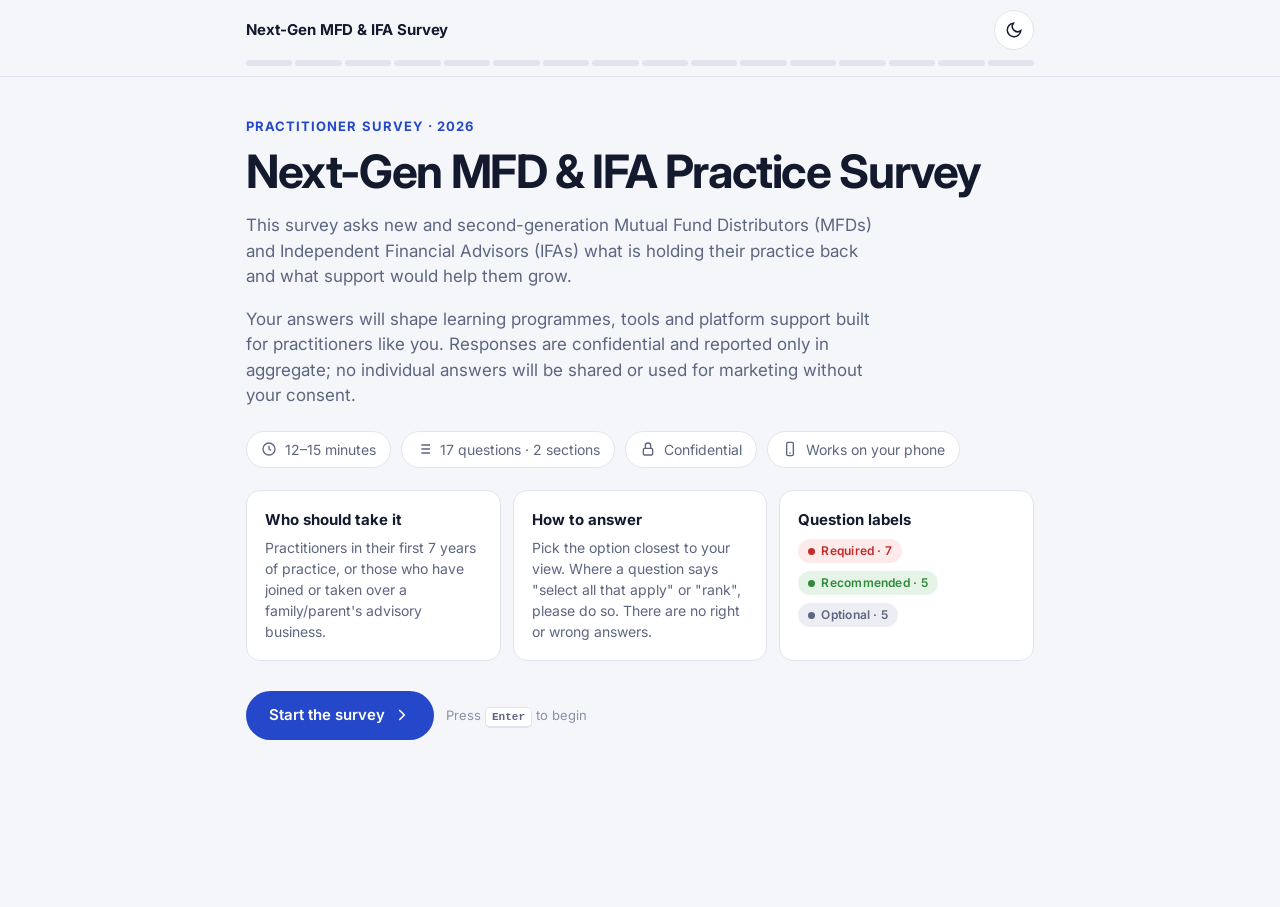
<file: index.html>
<!doctype html>
<html lang="en">
<head>
  <meta charset="utf-8">
  <meta name="viewport" content="width=device-width, initial-scale=1, viewport-fit=cover">
  <title>Next-Gen MFD & IFA Survey</title>
  <meta name="description" content="A 12–15 minute survey for new and second-generation Mutual Fund Distributors and Independent Financial Advisors.">
  <link rel="icon" href="data:image/svg+xml,<svg xmlns='http://www.w3.org/2000/svg' viewBox='0 0 32 32'><rect width='32' height='32' rx='8' fill='%232448c9'/><path d='M9 21l5-6 4 3 5-7' stroke='white' stroke-width='3' fill='none' stroke-linecap='round' stroke-linejoin='round'/></svg>">
  <link rel="preconnect" href="https://fonts.googleapis.com">
  <link rel="stylesheet" href="https://fonts.googleapis.com/css2?family=Inter:wght@400;500;600;700&display=swap">
  <link rel="stylesheet" href="css/styles.css">
</head>
<body>
  <header class="topbar">
    <div class="topbar-inner">
      <div class="brand">Next-Gen MFD & IFA Survey<small id="section-label"></small></div>
      <span class="save-state" id="save-state" aria-live="polite"></span>
      <button class="icon-btn" id="theme" aria-label="Toggle dark mode"></button>
    </div>
    <nav class="progress" id="progress" aria-label="Questions"></nav>
  </header>

  <main class="stage" id="stage"></main>

  <footer class="navbar" id="navbar" hidden>
    <div class="navbar-inner">
      <button class="btn ghost small" id="back">⟵ Back</button>
      <span class="spacer"></span>
      <span class="hint" id="kbd-hint"></span>
      <button class="btn" id="next">Next</button>
    </div>
  </footer>

  <canvas id="confetti" aria-hidden="true"></canvas>

  <script src="js/config.js"></script>
  <script src="js/questions.js"></script>
  <script src="js/common.js"></script>
  <script src="js/store.js"></script>
  <script src="js/survey.js"></script>
</body>
</html>
</file>
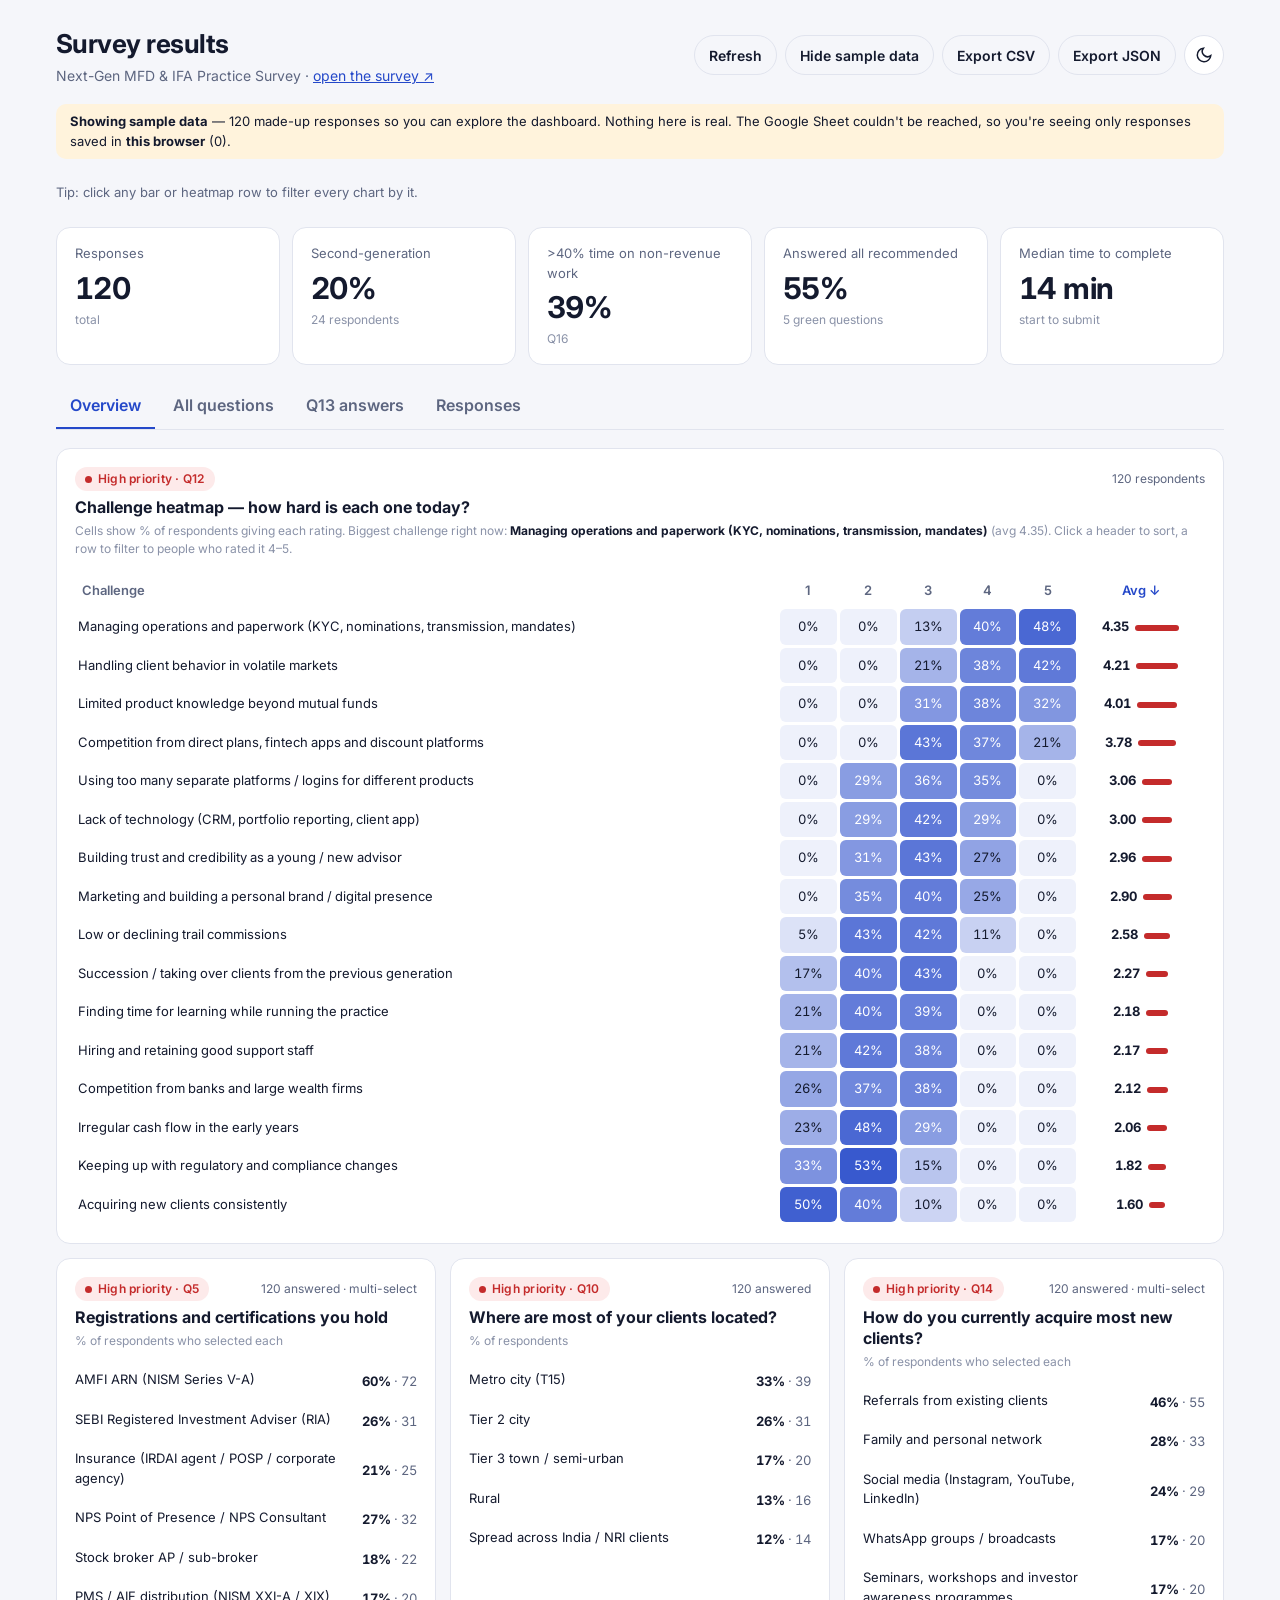
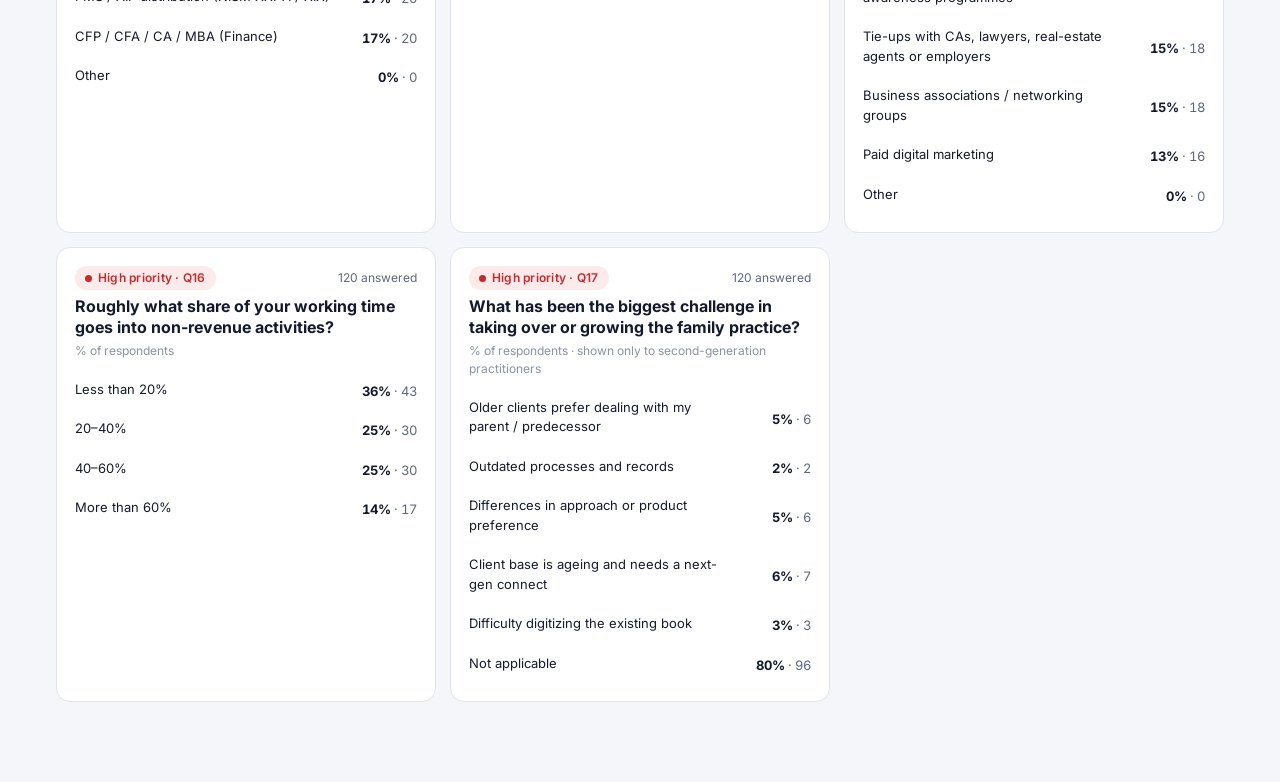
<file: admin.html>
<!doctype html>
<html lang="en">
<head>
  <meta charset="utf-8">
  <meta name="viewport" content="width=device-width, initial-scale=1">
  <title>Survey Results Dashboard</title>
  <meta name="robots" content="noindex">
  <link rel="icon" href="data:image/svg+xml,<svg xmlns='http://www.w3.org/2000/svg' viewBox='0 0 32 32'><rect width='32' height='32' rx='8' fill='%232448c9'/><path d='M8 24V14M14 24V8M20 24v-7M26 24V11' stroke='white' stroke-width='3' stroke-linecap='round'/></svg>">
  <link rel="preconnect" href="https://fonts.googleapis.com">
  <link rel="stylesheet" href="https://fonts.googleapis.com/css2?family=Inter:wght@400;500;600;700&display=swap">
  <link rel="stylesheet" href="css/styles.css">
</head>
<body>
  <div class="dash">
    <div class="dash-head">
      <div>
        <h1>Survey results</h1>
        <p>Next-Gen MFD & IFA Practice Survey · <a href="./" style="color:var(--accent)">open the survey ↗</a></p>
      </div>
      <div class="dash-actions">
        <button class="btn ghost small" id="refresh">Refresh</button>
        <button class="btn ghost small" id="demo">Show sample data</button>
        <button class="btn ghost small" id="csv">Export CSV</button>
        <button class="btn ghost small" id="json">Export JSON</button>
        <button class="icon-btn" id="theme" aria-label="Toggle dark mode"></button>
      </div>
    </div>

    <div class="source" id="source"></div>
    <div class="filters" id="filters"></div>
    <div class="kpis" id="kpis"></div>

    <div class="tabs" role="tablist">
      <button class="tab" role="tab" data-tab="overview" aria-selected="true">Overview</button>
      <button class="tab" role="tab" data-tab="questions" aria-selected="false">All questions</button>
      <button class="tab" role="tab" data-tab="open" aria-selected="false">Q13 answers</button>
      <button class="tab" role="tab" data-tab="responses" aria-selected="false">Responses</button>
    </div>

    <div id="view"></div>
  </div>

  <dialog class="modal" id="modal">
    <div class="modal-head"><h2 id="modal-title">Response</h2><button class="icon-btn" id="modal-close" aria-label="Close">✕</button></div>
    <div class="modal-body" id="modal-body"></div>
  </dialog>

  <script src="js/config.js"></script>
  <script src="js/questions.js"></script>
  <script src="js/common.js"></script>
  <script src="js/store.js"></script>
  <script src="js/admin.js"></script>
</body>
</html>
</file>
<file: css/styles.css>
/* styles.css — shared by the survey and the dashboard. */

:root {
  --bg: #f5f6fa;
  --surface: #ffffff;
  --surface-2: #f0f2f8;
  --border: #e1e4ee;
  --text: #141a2e;
  --muted: #5d6680;
  --faint: #8a92a8;

  --accent: #2448c9;
  --accent-2: #4a6cf0;
  --accent-soft: #e6ebff;
  --on-accent: #ffffff;

  --p1: #c42b2b;  --p1-soft: #fdeaea;
  --p2: #2f8a3c;  --p2-soft: #e5f4e7;
  --p3: #5d6680;  --p3-soft: #eceef4;

  --warn: #b26a00; --warn-soft: #fff3dc;

  --heat-0: #eef1fb;
  --heat-1: #2448c9;

  --radius: 14px;
  --radius-sm: 10px;
  --shadow: 0 1px 2px rgba(20, 26, 46, .06), 0 8px 24px rgba(20, 26, 46, .06);
  --shadow-lg: 0 20px 50px rgba(20, 26, 46, .14);
  --ease: cubic-bezier(.2, .8, .2, 1);
  color-scheme: light;
}

@media (prefers-color-scheme: dark) {
  :root:not([data-theme="light"]) {
    --bg: #0d1120; --surface: #151a2e; --surface-2: #1c2240; --border: #2a3152;
    --text: #e9ecf7; --muted: #a3abc6; --faint: #737c9b;
    --accent: #7d97ff; --accent-2: #9fb2ff; --accent-soft: #232d5c; --on-accent: #0d1120;
    --p1: #ff7b7b; --p1-soft: #3a1c22; --p2: #6fd17e; --p2-soft: #17331d; --p3: #a3abc6; --p3-soft: #242a45;
    --warn: #ffbf5c; --warn-soft: #3a2c12;
    --heat-0: #1c2240; --heat-1: #7d97ff;
    --shadow: 0 1px 2px rgba(0,0,0,.3), 0 8px 24px rgba(0,0,0,.25);
    --shadow-lg: 0 20px 50px rgba(0,0,0,.45);
    color-scheme: dark;
  }
}
:root[data-theme="dark"] {
  --bg: #0d1120; --surface: #151a2e; --surface-2: #1c2240; --border: #2a3152;
  --text: #e9ecf7; --muted: #a3abc6; --faint: #737c9b;
  --accent: #7d97ff; --accent-2: #9fb2ff; --accent-soft: #232d5c; --on-accent: #0d1120;
  --p1: #ff7b7b; --p1-soft: #3a1c22; --p2: #6fd17e; --p2-soft: #17331d; --p3: #a3abc6; --p3-soft: #242a45;
  --warn: #ffbf5c; --warn-soft: #3a2c12;
  --heat-0: #1c2240; --heat-1: #7d97ff;
  --shadow: 0 1px 2px rgba(0,0,0,.3), 0 8px 24px rgba(0,0,0,.25);
  --shadow-lg: 0 20px 50px rgba(0,0,0,.45);
  color-scheme: dark;
}

* { box-sizing: border-box; }
/* clip, not hidden: the slide-in animation must not widen the mobile layout viewport */
html { -webkit-text-size-adjust: 100%; overflow-x: hidden; overflow-x: clip; }
main.stage { overflow-x: clip; }
body {
  margin: 0;
  background: var(--bg);
  color: var(--text);
  font: 16px/1.5 "Inter", system-ui, -apple-system, "Segoe UI", Roboto, sans-serif;
  -webkit-font-smoothing: antialiased;
  overflow-x: hidden;
}
button, input, textarea, select { font: inherit; color: inherit; }
button { cursor: pointer; }
:focus-visible { outline: 3px solid var(--accent-2); outline-offset: 2px; border-radius: 6px; }
.sr-only { position: absolute; width: 1px; height: 1px; overflow: hidden; clip: rect(0 0 0 0); white-space: nowrap; }

/* ── shared bits ───────────────────────────────────────────── */

.btn {
  display: inline-flex; align-items: center; justify-content: center; gap: 8px;
  border: 1px solid transparent; border-radius: 999px;
  padding: 12px 22px; font-weight: 600; font-size: 15px;
  background: var(--accent); color: var(--on-accent);
  transition: transform .15s var(--ease), box-shadow .2s, background .2s, opacity .2s;
}
.btn:hover { box-shadow: 0 6px 18px color-mix(in srgb, var(--accent) 35%, transparent); }
.btn:active { transform: scale(.97); }
.btn[disabled] { opacity: .45; pointer-events: none; }
.btn.ghost { background: transparent; color: var(--text); border-color: var(--border); }
.btn.ghost:hover { background: var(--surface-2); box-shadow: none; }
.btn.small { padding: 8px 14px; font-size: 14px; }
.btn.text { background: none; color: var(--muted); padding: 10px 12px; }
.btn.text:hover { color: var(--text); box-shadow: none; }

.icon-btn {
  width: 40px; height: 40px; border-radius: 50%;
  border: 1px solid var(--border); background: var(--surface);
  display: grid; place-items: center; transition: background .2s;
}
.icon-btn:hover { background: var(--surface-2); }

.badge {
  display: inline-flex; align-items: center; gap: 6px;
  font-size: 12px; font-weight: 600; letter-spacing: .02em;
  padding: 3px 10px; border-radius: 999px;
}
.badge::before { content: ""; width: 7px; height: 7px; border-radius: 50%; background: currentColor; }
.badge.p1 { color: var(--p1); background: var(--p1-soft); }
.badge.p2 { color: var(--p2); background: var(--p2-soft); }
.badge.p3 { color: var(--p3); background: var(--p3-soft); }

kbd {
  font: 600 11px/1 ui-monospace, monospace;
  padding: 3px 6px; border-radius: 5px;
  border: 1px solid var(--border); border-bottom-width: 2px;
  background: var(--surface); color: var(--muted);
}

/* ── survey layout ─────────────────────────────────────────── */

.topbar {
  position: sticky; top: 0; z-index: 20;
  background: color-mix(in srgb, var(--bg) 85%, transparent);
  backdrop-filter: blur(10px);
  border-bottom: 1px solid var(--border);
}
.topbar-inner {
  max-width: 820px; margin: 0 auto; padding: 10px 16px;
  display: flex; align-items: center; gap: 12px;
}
.brand { font-weight: 700; font-size: 15px; letter-spacing: -.01em; flex: 1; min-width: 0; white-space: nowrap; overflow: hidden; text-overflow: ellipsis; }
.brand small { color: var(--muted); font-weight: 500; margin-left: 6px; }
.save-state { font-size: 12px; color: var(--faint); white-space: nowrap; transition: opacity .3s; }

.progress {
  max-width: 820px; margin: 0 auto; padding: 0 16px 10px;
  display: flex; gap: 3px;
}
.progress .seg {
  flex: 1; height: 6px; border-radius: 3px; border: 0; padding: 0;
  background: var(--border); position: relative; overflow: hidden;
  transition: transform .2s var(--ease);
}
.progress .seg:hover { transform: scaleY(1.8); }
.progress .seg::after {
  content: ""; position: absolute; inset: 0; transform: scaleX(0); transform-origin: left;
  background: var(--accent); transition: transform .4s var(--ease);
}
.progress .seg.done::after { transform: scaleX(1); }
.progress .seg.skipped::after { transform: scaleX(1); background: var(--faint); opacity: .5; }
.progress .seg.current { box-shadow: 0 0 0 2px var(--accent-2); }

main.stage {
  max-width: 820px; margin: 0 auto; padding: 28px 16px 140px;
  min-height: calc(100vh - 70px);
}

.screen { animation: in .45s var(--ease) both; }
.screen.back { animation-name: in-back; }
@keyframes in      { from { opacity: 0; transform: translateX(28px); } to { opacity: 1; transform: none; } }
@keyframes in-back { from { opacity: 0; transform: translateX(-28px); } to { opacity: 1; transform: none; } }
@media (prefers-reduced-motion: reduce) { .screen { animation: none; } }

/* welcome */
.hero { text-align: left; padding-top: 12px; }
.hero .eyebrow { color: var(--accent); font-weight: 700; font-size: 13px; letter-spacing: .08em; text-transform: uppercase; }
.hero h1 { font-size: clamp(30px, 6vw, 46px); line-height: 1.08; letter-spacing: -.03em; margin: 10px 0 16px; }
.hero p { color: var(--muted); font-size: 17px; max-width: 640px; }
.meta-row { display: flex; flex-wrap: wrap; gap: 10px; margin: 22px 0; }
.chip {
  display: inline-flex; align-items: center; gap: 8px;
  background: var(--surface); border: 1px solid var(--border);
  border-radius: 999px; padding: 7px 14px; font-size: 14px; color: var(--muted);
}
.info-grid { display: grid; grid-template-columns: repeat(auto-fit, minmax(240px, 1fr)); gap: 12px; margin: 22px 0 30px; }
.info-card { background: var(--surface); border: 1px solid var(--border); border-radius: var(--radius); padding: 18px; }
.info-card h3 { margin: 0 0 6px; font-size: 15px; }
.info-card p { margin: 0; font-size: 14px; color: var(--muted); }
.legend { display: flex; flex-wrap: wrap; gap: 8px; align-items: center; font-size: 14px; color: var(--muted); }
.cta-row { display: flex; flex-wrap: wrap; gap: 12px; align-items: center; }
.resume-card {
  display: flex; flex-wrap: wrap; gap: 12px; align-items: center; justify-content: space-between;
  background: var(--accent-soft); border-radius: var(--radius); padding: 14px 18px; margin-bottom: 22px;
}

/* question */
.q-head { margin-bottom: 22px; }
.q-meta { display: flex; align-items: center; gap: 10px; flex-wrap: wrap; font-size: 13px; color: var(--muted); margin-bottom: 10px; }
.q-num { font-weight: 700; color: var(--accent); }
.q-title { font-size: clamp(22px, 4.2vw, 30px); line-height: 1.2; letter-spacing: -.02em; margin: 0; }
.q-hint { color: var(--muted); margin: 8px 0 0; }
.q-counter { margin-left: auto; font-weight: 600; color: var(--muted); transition: color .2s; }
.q-counter.full { color: var(--accent); }

.options { display: grid; gap: 10px; }
.options.cols { grid-template-columns: repeat(auto-fit, minmax(220px, 1fr)); }
.opt {
  position: relative; display: flex; align-items: center; gap: 14px;
  width: 100%; text-align: left;
  background: var(--surface); border: 1.5px solid var(--border); border-radius: var(--radius);
  padding: 14px 16px; min-height: 56px;
  transition: border-color .15s, background .15s, transform .15s var(--ease), box-shadow .2s;
}
.opt:hover { border-color: color-mix(in srgb, var(--accent) 45%, var(--border)); transform: translateY(-1px); box-shadow: var(--shadow); }
.opt:active { transform: scale(.99); }
.opt .key {
  flex: none; width: 26px; height: 26px; border-radius: 7px;
  display: grid; place-items: center; font: 600 12px/1 ui-monospace, monospace;
  border: 1px solid var(--border); color: var(--muted); background: var(--surface-2);
  transition: all .15s;
}
.opt .label { flex: 1; }
.opt .tick {
  flex: none; width: 22px; height: 22px; border-radius: 50%;
  border: 1.5px solid var(--border); display: grid; place-items: center;
  transition: all .2s var(--ease);
}
.opt.multi .tick { border-radius: 6px; }
.opt .tick svg { width: 13px; height: 13px; stroke: var(--on-accent); stroke-width: 3; fill: none; stroke-dasharray: 20; stroke-dashoffset: 20; transition: stroke-dashoffset .25s .05s var(--ease); }
.opt[aria-checked="true"] { border-color: var(--accent); background: var(--accent-soft); }
.opt[aria-checked="true"] .key { background: var(--accent); color: var(--on-accent); border-color: var(--accent); }
.opt[aria-checked="true"] .tick { background: var(--accent); border-color: var(--accent); transform: scale(1.08); }
.opt[aria-checked="true"] .tick svg { stroke-dashoffset: 0; }
.opt.locked { opacity: .45; }
.opt.pop { animation: pop .3s var(--ease); }
@keyframes pop { 50% { transform: scale(1.02); } }
.opt.shake { animation: shake .35s; }
@keyframes shake { 25% { transform: translateX(-5px); } 75% { transform: translateX(5px); } }

.other-input {
  margin-top: 10px; display: none;
  animation: in .3s var(--ease);
}
.other-input.show { display: block; }

.field { display: grid; gap: 6px; margin-bottom: 14px; }
.field label { font-size: 14px; font-weight: 600; color: var(--muted); }
.input, textarea.input {
  width: 100%; padding: 14px 16px; border-radius: var(--radius-sm);
  border: 1.5px solid var(--border); background: var(--surface);
  transition: border-color .15s, box-shadow .15s;
}
.input:focus { outline: none; border-color: var(--accent); box-shadow: 0 0 0 4px var(--accent-soft); }
textarea.input { min-height: 130px; resize: vertical; line-height: 1.5; }
.char-count { text-align: right; font-size: 12px; color: var(--faint); margin-top: 4px; }

.suggest { margin-top: 18px; }
.suggest h4 { margin: 0 0 10px; font-size: 13px; color: var(--muted); font-weight: 600; }
.suggest-list { display: flex; flex-wrap: wrap; gap: 8px; }
.suggest-chip {
  border: 1.5px dashed var(--border); background: var(--surface); border-radius: 999px;
  padding: 8px 14px; font-size: 14px; text-align: left; transition: all .15s;
}
.suggest-chip:hover { border-style: solid; border-color: var(--accent); color: var(--accent); }
.suggest-chip b { color: var(--p1); margin-right: 4px; }

/* rating grid */
.grid-tools { display: flex; justify-content: space-between; align-items: center; gap: 12px; flex-wrap: wrap; margin-bottom: 14px; }
.grid-progress { flex: 1; min-width: 160px; height: 8px; background: var(--border); border-radius: 4px; overflow: hidden; }
.grid-progress span { display: block; height: 100%; background: var(--accent); transition: width .35s var(--ease); }
.scale-legend { display: flex; justify-content: space-between; font-size: 12px; color: var(--faint); padding: 0 4px 8px; }
.rows { display: grid; gap: 10px; }
.row {
  display: grid; grid-template-columns: 1fr auto; gap: 14px; align-items: center;
  background: var(--surface); border: 1.5px solid var(--border); border-radius: var(--radius);
  padding: 12px 14px 12px 16px;
  transition: border-color .2s, background .2s, opacity .2s;
}
.row.rated { border-color: color-mix(in srgb, var(--accent) 30%, var(--border)); }
.row.missing { border-color: var(--p1); background: var(--p1-soft); }
.row .rlabel { font-size: 15px; }
.row .rlabel small { display: block; color: var(--faint); font-size: 12px; margin-top: 2px; min-height: 18px; transition: color .2s; }
.rate { display: flex; gap: 6px; }
.rate button {
  width: 42px; height: 42px; border-radius: 12px;
  border: 1.5px solid var(--border); background: var(--surface-2);
  font-weight: 700; color: var(--muted);
  transition: all .15s var(--ease);
}
.rate button:hover { transform: translateY(-2px); border-color: var(--accent); }
.rate button[aria-pressed="true"] { color: #fff; border-color: transparent; transform: scale(1.08); }
.rate button[data-v="1"][aria-pressed="true"] { background: #6a8af0; }
.rate button[data-v="2"][aria-pressed="true"] { background: #4f6fe0; }
.rate button[data-v="3"][aria-pressed="true"] { background: #e0a020; }
.rate button[data-v="4"][aria-pressed="true"] { background: #e06a2a; }
.rate button[data-v="5"][aria-pressed="true"] { background: #d23434; }

@media (max-width: 640px) {
  .row { grid-template-columns: 1fr; gap: 10px; }
  .rate { justify-content: space-between; }
  .rate button { flex: 1; height: 46px; }
  .opt .key { display: none; }
}

/* nudge */
.nudge {
  display: flex; gap: 12px; align-items: flex-start;
  margin-top: 18px; padding: 14px 16px; border-radius: var(--radius);
  background: var(--warn-soft); color: var(--text); font-size: 14px;
  animation: in .3s var(--ease);
}
.nudge.error { background: var(--p1-soft); }
.nudge b { display: block; margin-bottom: 2px; }

/* footer nav */
.navbar {
  position: fixed; left: 0; right: 0; bottom: 0; z-index: 20;
  background: color-mix(in srgb, var(--bg) 88%, transparent);
  backdrop-filter: blur(10px);
  border-top: 1px solid var(--border);
}
.navbar-inner {
  max-width: 820px; margin: 0 auto; padding: 12px 16px calc(12px + env(safe-area-inset-bottom));
  display: flex; align-items: center; gap: 10px;
}
.navbar .spacer { flex: 1; }
.navbar .hint { font-size: 12px; color: var(--faint); }
@media (max-width: 640px) { .navbar .hint { display: none; } }

/* review */
.review-section h3 { margin: 26px 0 10px; font-size: 14px; text-transform: uppercase; letter-spacing: .06em; color: var(--muted); }
.review-item {
  display: grid; grid-template-columns: 1fr auto; gap: 12px; align-items: start;
  background: var(--surface); border: 1px solid var(--border); border-radius: var(--radius-sm);
  padding: 12px 14px; margin-bottom: 8px;
}
.review-item .rq { font-size: 13px; color: var(--muted); display: flex; gap: 8px; align-items: center; flex-wrap: wrap; }
.review-item .ra { margin-top: 4px; font-weight: 500; }
.review-item .ra.empty { color: var(--faint); font-weight: 400; font-style: italic; }
.review-item.need { border-color: var(--p1); }
.mini-bars { display: grid; gap: 4px; margin-top: 6px; }
.mini-bars div { display: grid; grid-template-columns: 1fr 90px; gap: 10px; font-size: 13px; align-items: center; }
.mini-bars i { display: block; height: 6px; border-radius: 3px; background: var(--accent); }

/* done */
.done { text-align: center; padding-top: 40px; }
.done .big-tick {
  width: 88px; height: 88px; margin: 0 auto 22px; border-radius: 50%;
  background: var(--accent); display: grid; place-items: center;
  animation: popin .6s var(--ease) both;
}
.done .big-tick svg { width: 44px; stroke: var(--on-accent); stroke-width: 3.5; fill: none; stroke-dasharray: 40; stroke-dashoffset: 40; animation: draw .5s .35s var(--ease) forwards; }
@keyframes popin { from { transform: scale(.3); opacity: 0; } }
@keyframes draw { to { stroke-dashoffset: 0; } }
.done h1 { font-size: clamp(28px, 5vw, 40px); letter-spacing: -.02em; margin: 0 0 10px; }
.done p { color: var(--muted); max-width: 520px; margin: 0 auto 26px; }
.done .cta-row { justify-content: center; }

#confetti { position: fixed; inset: 0; pointer-events: none; z-index: 50; }

.toast {
  position: fixed; left: 50%; bottom: 96px; transform: translateX(-50%) translateY(20px);
  background: var(--text); color: var(--bg); padding: 10px 18px; border-radius: 999px;
  font-size: 14px; opacity: 0; pointer-events: none; transition: all .3s var(--ease); z-index: 60;
  max-width: calc(100vw - 32px);
}
.toast.show { opacity: 1; transform: translateX(-50%); }

/* ── dashboard ─────────────────────────────────────────────── */

.dash { max-width: 1200px; margin: 0 auto; padding: 24px 16px 80px; }
.dash-head { display: flex; flex-wrap: wrap; gap: 12px; align-items: center; justify-content: space-between; margin-bottom: 18px; }
.dash-head h1 { margin: 0; font-size: 26px; letter-spacing: -.02em; }
.dash-head p { margin: 2px 0 0; color: var(--muted); font-size: 14px; }
.dash-actions { display: flex; flex-wrap: wrap; gap: 8px; }

.source { font-size: 13px; padding: 8px 14px; border-radius: var(--radius-sm); margin-bottom: 16px; background: var(--surface-2); color: var(--muted); }
.source.warn { background: var(--warn-soft); color: var(--text); }

.filters { display: flex; flex-wrap: wrap; gap: 8px; align-items: center; min-height: 36px; margin-bottom: 16px; }
.filters .lbl { font-size: 13px; color: var(--muted); }
.fchip {
  display: inline-flex; align-items: center; gap: 6px;
  background: var(--accent-soft); color: var(--accent); border: 0;
  border-radius: 999px; padding: 6px 8px 6px 12px; font-size: 13px; font-weight: 600;
  animation: in .25s var(--ease);
}
.fchip span { width: 18px; height: 18px; border-radius: 50%; display: grid; place-items: center; background: color-mix(in srgb, var(--accent) 18%, transparent); }

.kpis { display: grid; grid-template-columns: repeat(auto-fit, minmax(180px, 1fr)); gap: 12px; margin-bottom: 18px; }
.kpi { background: var(--surface); border: 1px solid var(--border); border-radius: var(--radius); padding: 16px 18px; }
.kpi .k { font-size: 13px; color: var(--muted); }
.kpi .v { font-size: 30px; font-weight: 700; letter-spacing: -.02em; margin-top: 2px; font-variant-numeric: tabular-nums; }
.kpi .s { font-size: 12px; color: var(--faint); }

.tabs { display: flex; gap: 4px; border-bottom: 1px solid var(--border); margin-bottom: 18px; overflow-x: auto; }
.tab { border: 0; background: none; padding: 10px 14px; font-weight: 600; color: var(--muted); border-bottom: 2px solid transparent; white-space: nowrap; }
.tab[aria-selected="true"] { color: var(--accent); border-bottom-color: var(--accent); }

.cards { display: grid; grid-template-columns: repeat(auto-fill, minmax(360px, 1fr)); gap: 14px; }
@media (max-width: 420px) { .cards { grid-template-columns: 1fr; } }
.card { background: var(--surface); border: 1px solid var(--border); border-radius: var(--radius); padding: 18px; min-width: 0; }
.card.wide { grid-column: 1 / -1; }
.card h3 { margin: 6px 0 4px; font-size: 16px; line-height: 1.3; }
.card .sub { font-size: 12px; color: var(--faint); margin-bottom: 14px; }
.card-top { display: flex; gap: 8px; align-items: center; justify-content: space-between; font-size: 12px; color: var(--muted); }

.bars { display: grid; gap: 4px; }
.bar {
  display: grid; grid-template-columns: minmax(0, 1fr) 70px; gap: 10px; align-items: center;
  border: 0; background: none; padding: 6px 8px; margin: 0 -8px; border-radius: 8px; text-align: left;
  transition: background .15s;
}
.bar:hover { background: var(--surface-2); }
.bar.active { background: var(--accent-soft); }
.bar .bl { font-size: 13px; display: block; margin-bottom: 4px; overflow: hidden; text-overflow: ellipsis; }
.bar .track { height: 10px; border-radius: 5px; background: var(--surface-2); overflow: hidden; }
.bar .fill { height: 100%; border-radius: 5px; background: var(--accent); width: 0; transition: width .6s var(--ease); }
.bar .bn { font-size: 13px; text-align: right; font-variant-numeric: tabular-nums; color: var(--muted); }
.bar .bn b { color: var(--text); }

.heat { width: 100%; border-collapse: separate; border-spacing: 3px; font-size: 13px; }
.heat th { font-weight: 600; color: var(--muted); text-align: center; padding: 6px 4px; cursor: pointer; user-select: none; white-space: nowrap; }
.heat th:first-child { text-align: left; }
.heat th.sorted { color: var(--accent); }
.heat td { padding: 8px 6px; text-align: center; border-radius: 6px; font-variant-numeric: tabular-nums; }
.heat td:first-child { text-align: left; padding-left: 0; min-width: 220px; }
.heat td.avg { font-weight: 700; }
.heat .avgbar { display: inline-block; height: 6px; border-radius: 3px; background: var(--p1); vertical-align: middle; margin-left: 6px; }
.heat-wrap { overflow-x: auto; }

.texts { display: grid; gap: 8px; max-height: 520px; overflow: auto; }
.text-item { background: var(--surface-2); border-radius: var(--radius-sm); padding: 12px 14px; font-size: 14px; }
.text-item small { display: block; color: var(--faint); margin-top: 4px; }

.table-wrap { overflow-x: auto; }
table.list { width: 100%; border-collapse: collapse; font-size: 14px; }
table.list th { text-align: left; color: var(--muted); font-weight: 600; padding: 10px; border-bottom: 1px solid var(--border); white-space: nowrap; }
table.list td { padding: 10px; border-bottom: 1px solid var(--border); white-space: nowrap; }
table.list tr.click { cursor: pointer; }
table.list tr.click:hover td { background: var(--surface-2); }

.empty-state { text-align: center; padding: 60px 16px; color: var(--muted); }
.empty-state h2 { color: var(--text); margin: 0 0 8px; }

dialog.modal {
  border: 0; border-radius: var(--radius); padding: 0; max-width: 680px; width: calc(100vw - 32px);
  background: var(--surface); color: var(--text); box-shadow: var(--shadow-lg);
}
dialog.modal::backdrop { background: rgba(10, 14, 30, .55); backdrop-filter: blur(3px); }
.modal-head { display: flex; justify-content: space-between; align-items: center; padding: 16px 20px; border-bottom: 1px solid var(--border); position: sticky; top: 0; background: var(--surface); }
.modal-head h2 { margin: 0; font-size: 18px; }
.modal-body { padding: 8px 20px 20px; max-height: 70vh; overflow: auto; }
</file>
